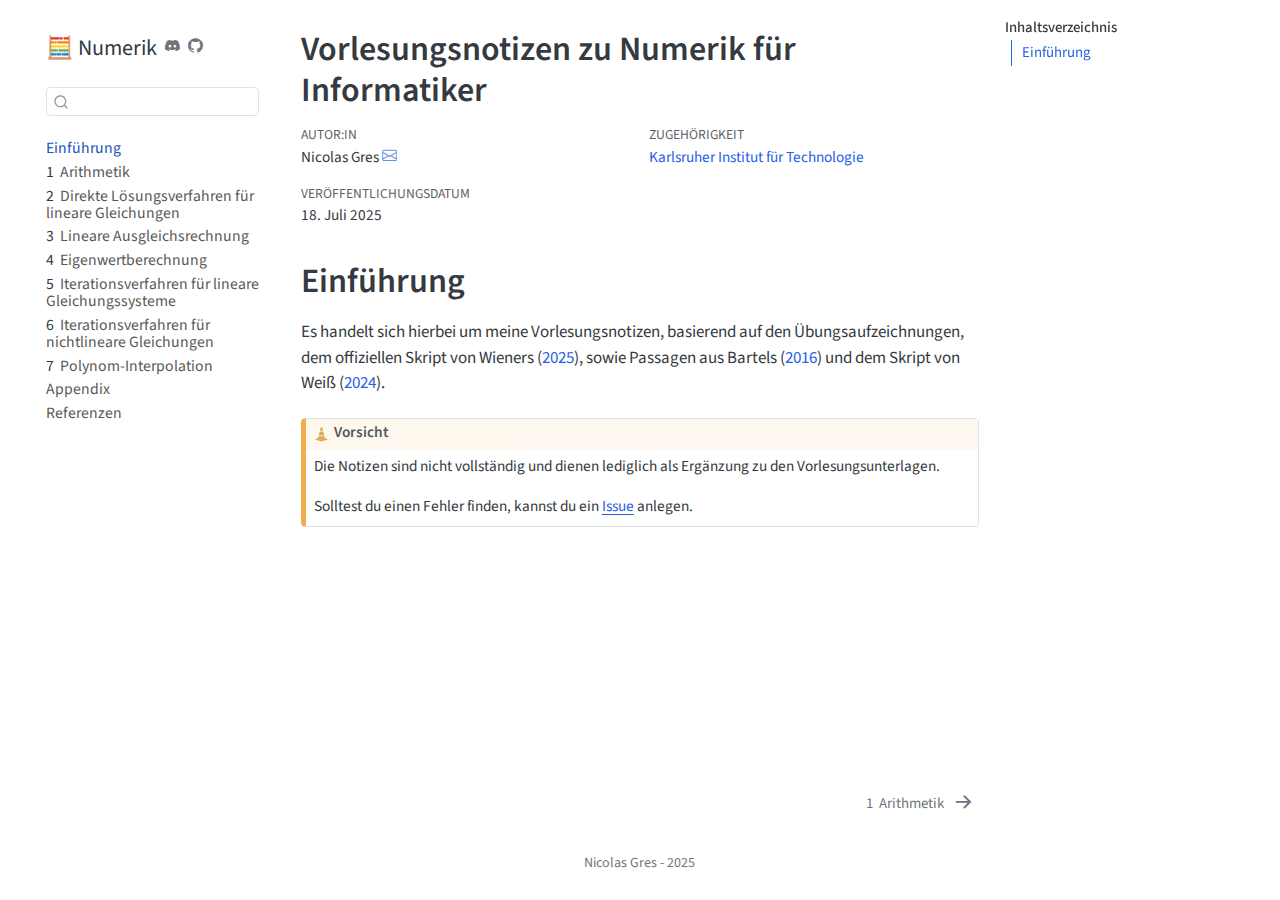
<file: index.html>
<!DOCTYPE html>
<html xmlns="http://www.w3.org/1999/xhtml" lang="de" xml:lang="de"><head>

<meta charset="utf-8">
<meta name="generator" content="quarto-1.7.32">

<meta name="viewport" content="width=device-width, initial-scale=1.0, user-scalable=yes">

<meta name="author" content="Nicolas Gres">

<title>Vorlesungsnotizen zu Numerik für Informatiker</title>
<style>
code{white-space: pre-wrap;}
span.smallcaps{font-variant: small-caps;}
div.columns{display: flex; gap: min(4vw, 1.5em);}
div.column{flex: auto; overflow-x: auto;}
div.hanging-indent{margin-left: 1.5em; text-indent: -1.5em;}
ul.task-list{list-style: none;}
ul.task-list li input[type="checkbox"] {
  width: 0.8em;
  margin: 0 0.8em 0.2em -1em; /* quarto-specific, see https://github.com/quarto-dev/quarto-cli/issues/4556 */ 
  vertical-align: middle;
}
/* CSS for citations */
div.csl-bib-body { }
div.csl-entry {
  clear: both;
  margin-bottom: 0em;
}
.hanging-indent div.csl-entry {
  margin-left:2em;
  text-indent:-2em;
}
div.csl-left-margin {
  min-width:2em;
  float:left;
}
div.csl-right-inline {
  margin-left:2em;
  padding-left:1em;
}
div.csl-indent {
  margin-left: 2em;
}</style>


<script src="site_libs/quarto-nav/quarto-nav.js"></script>
<script src="site_libs/quarto-nav/headroom.min.js"></script>
<script src="site_libs/clipboard/clipboard.min.js"></script>
<script src="site_libs/quarto-search/autocomplete.umd.js"></script>
<script src="site_libs/quarto-search/fuse.min.js"></script>
<script src="site_libs/quarto-search/quarto-search.js"></script>
<meta name="quarto:offset" content="./">
<link href="./01-arithmetik.html" rel="next">
<script src="site_libs/quarto-html/quarto.js" type="module"></script>
<script src="site_libs/quarto-html/tabsets/tabsets.js" type="module"></script>
<script src="site_libs/quarto-html/popper.min.js"></script>
<script src="site_libs/quarto-html/tippy.umd.min.js"></script>
<script src="site_libs/quarto-html/anchor.min.js"></script>
<link href="site_libs/quarto-html/tippy.css" rel="stylesheet">
<link href="site_libs/quarto-html/quarto-syntax-highlighting-37eea08aefeeee20ff55810ff984fec1.css" rel="stylesheet" id="quarto-text-highlighting-styles">
<script src="site_libs/bootstrap/bootstrap.min.js"></script>
<link href="site_libs/bootstrap/bootstrap-icons.css" rel="stylesheet">
<link href="site_libs/bootstrap/bootstrap-a374d4ecdd7cc341f9d45268abe210fd.min.css" rel="stylesheet" append-hash="true" id="quarto-bootstrap" data-mode="light">
<script id="quarto-search-options" type="application/json">{
  "location": "sidebar",
  "copy-button": false,
  "collapse-after": 3,
  "panel-placement": "start",
  "type": "textbox",
  "limit": 50,
  "keyboard-shortcut": [
    "f",
    "/",
    "s"
  ],
  "show-item-context": false,
  "language": {
    "search-no-results-text": "Keine Treffer",
    "search-matching-documents-text": "Treffer",
    "search-copy-link-title": "Link in die Suche kopieren",
    "search-hide-matches-text": "Zusätzliche Treffer verbergen",
    "search-more-match-text": "weitere Treffer in diesem Dokument",
    "search-more-matches-text": "weitere Treffer in diesem Dokument",
    "search-clear-button-title": "Zurücksetzen",
    "search-text-placeholder": "",
    "search-detached-cancel-button-title": "Abbrechen",
    "search-submit-button-title": "Abschicken",
    "search-label": "Suchen"
  }
}</script>


<link rel="stylesheet" href="styles.css">
</head>

<body class="nav-sidebar floating quarto-light">

<div id="quarto-search-results"></div>
  <header id="quarto-header" class="headroom fixed-top">
  <nav class="quarto-secondary-nav">
    <div class="container-fluid d-flex">
      <button type="button" class="quarto-btn-toggle btn" data-bs-toggle="collapse" role="button" data-bs-target=".quarto-sidebar-collapse-item" aria-controls="quarto-sidebar" aria-expanded="false" aria-label="Seitenleiste umschalten" onclick="if (window.quartoToggleHeadroom) { window.quartoToggleHeadroom(); }">
        <i class="bi bi-layout-text-sidebar-reverse"></i>
      </button>
        <nav class="quarto-page-breadcrumbs" aria-label="breadcrumb"><ol class="breadcrumb"><li class="breadcrumb-item"><a href="./index.html">Einführung</a></li></ol></nav>
        <a class="flex-grow-1" role="navigation" data-bs-toggle="collapse" data-bs-target=".quarto-sidebar-collapse-item" aria-controls="quarto-sidebar" aria-expanded="false" aria-label="Seitenleiste umschalten" onclick="if (window.quartoToggleHeadroom) { window.quartoToggleHeadroom(); }">      
        </a>
      <button type="button" class="btn quarto-search-button" aria-label="Suchen" onclick="window.quartoOpenSearch();">
        <i class="bi bi-search"></i>
      </button>
    </div>
  </nav>
</header>
<!-- content -->
<div id="quarto-content" class="quarto-container page-columns page-rows-contents page-layout-article">
<!-- sidebar -->
  <nav id="quarto-sidebar" class="sidebar collapse collapse-horizontal quarto-sidebar-collapse-item sidebar-navigation floating overflow-auto">
    <div class="pt-lg-2 mt-2 text-left sidebar-header">
    <div class="sidebar-title mb-0 py-0">
      <a href="./">🧮 Numerik</a> 
        <div class="sidebar-tools-main">
    <a href="https://discord.com/channels/501365485837877268/632976659280035893" title="" class="quarto-navigation-tool px-1" aria-label=""><i class="bi bi-discord"></i></a>
    <a href="https://github.com/nico0302/kit-num" title="Quellcode" class="quarto-navigation-tool px-1" aria-label="Quellcode"><i class="bi bi-github"></i></a>
</div>
    </div>
      </div>
        <div class="mt-2 flex-shrink-0 align-items-center">
        <div class="sidebar-search">
        <div id="quarto-search" class="" title="Suchen"></div>
        </div>
        </div>
    <div class="sidebar-menu-container"> 
    <ul class="list-unstyled mt-1">
        <li class="sidebar-item">
  <div class="sidebar-item-container"> 
  <a href="./index.html" class="sidebar-item-text sidebar-link active">
 <span class="menu-text">Einführung</span></a>
  </div>
</li>
        <li class="sidebar-item">
  <div class="sidebar-item-container"> 
  <a href="./01-arithmetik.html" class="sidebar-item-text sidebar-link">
 <span class="menu-text"><span class="chapter-number">1</span>&nbsp; <span class="chapter-title">Arithmetik</span></span></a>
  </div>
</li>
        <li class="sidebar-item">
  <div class="sidebar-item-container"> 
  <a href="./02-lgs.html" class="sidebar-item-text sidebar-link">
 <span class="menu-text"><span class="chapter-number">2</span>&nbsp; <span class="chapter-title">Direkte Lösungsverfahren für lineare Gleichungen</span></span></a>
  </div>
</li>
        <li class="sidebar-item">
  <div class="sidebar-item-container"> 
  <a href="./03-fitting.html" class="sidebar-item-text sidebar-link">
 <span class="menu-text"><span class="chapter-number">3</span>&nbsp; <span class="chapter-title">Lineare Ausgleichsrechnung</span></span></a>
  </div>
</li>
        <li class="sidebar-item">
  <div class="sidebar-item-container"> 
  <a href="./04-eigenwerte.html" class="sidebar-item-text sidebar-link">
 <span class="menu-text"><span class="chapter-number">4</span>&nbsp; <span class="chapter-title">Eigenwertberechnung</span></span></a>
  </div>
</li>
        <li class="sidebar-item">
  <div class="sidebar-item-container"> 
  <a href="./05-iter-lgs.html" class="sidebar-item-text sidebar-link">
 <span class="menu-text"><span class="chapter-number">5</span>&nbsp; <span class="chapter-title">Iterationsverfahren für lineare Gleichungssysteme</span></span></a>
  </div>
</li>
        <li class="sidebar-item">
  <div class="sidebar-item-container"> 
  <a href="./06-newton.html" class="sidebar-item-text sidebar-link">
 <span class="menu-text"><span class="chapter-number">6</span>&nbsp; <span class="chapter-title">Iterationsverfahren für nichtlineare Gleichungen</span></span></a>
  </div>
</li>
        <li class="sidebar-item">
  <div class="sidebar-item-container"> 
  <a href="./07-pol-interpol.html" class="sidebar-item-text sidebar-link">
 <span class="menu-text"><span class="chapter-number">7</span>&nbsp; <span class="chapter-title">Polynom-Interpolation</span></span></a>
  </div>
</li>
        <li class="sidebar-item">
  <div class="sidebar-item-container"> 
  <a href="./appendix.html" class="sidebar-item-text sidebar-link">
 <span class="menu-text">Appendix</span></a>
  </div>
</li>
        <li class="sidebar-item">
  <div class="sidebar-item-container"> 
  <a href="./references.html" class="sidebar-item-text sidebar-link">
 <span class="menu-text">Referenzen</span></a>
  </div>
</li>
    </ul>
    </div>
</nav>
<div id="quarto-sidebar-glass" class="quarto-sidebar-collapse-item" data-bs-toggle="collapse" data-bs-target=".quarto-sidebar-collapse-item"></div>
<!-- margin-sidebar -->
    <div id="quarto-margin-sidebar" class="sidebar margin-sidebar">
        <nav id="TOC" role="doc-toc" class="toc-active">
    <h2 id="toc-title">Inhaltsverzeichnis</h2>
   
  <ul>
  <li><a href="#einführung" id="toc-einführung" class="nav-link active" data-scroll-target="#einführung">Einführung</a></li>
  </ul>
</nav>
    </div>
<!-- main -->
<main class="content" id="quarto-document-content">

<header id="title-block-header" class="quarto-title-block default">
<div class="quarto-title">
<h1 class="title">Vorlesungsnotizen zu Numerik für Informatiker</h1>
</div>


<div class="quarto-title-meta-author">
  <div class="quarto-title-meta-heading">Autor:in</div>
  <div class="quarto-title-meta-heading">Zugehörigkeit</div>
  
    <div class="quarto-title-meta-contents">
    <p class="author">Nicolas Gres <a href="mailto:nicolas.gres@student.kit.edu" class="quarto-title-author-email"><i class="bi bi-envelope"></i></a> </p>
  </div>
  <div class="quarto-title-meta-contents">
        <p class="affiliation">
            <a href="https://www.kit.edu">
            Karlsruher Institut für Technologie
            </a>
          </p>
      </div>
  </div>

<div class="quarto-title-meta">

      
    <div>
    <div class="quarto-title-meta-heading">Veröffentlichungsdatum</div>
    <div class="quarto-title-meta-contents">
      <p class="date">18. Juli 2025</p>
    </div>
  </div>
  
    
  </div>
  


</header>


<section id="einführung" class="level1 unnumbered">
<h1 class="unnumbered">Einführung</h1>
<p>Es handelt sich hierbei um meine Vorlesungsnotizen, basierend auf den Übungsaufzeichnungen, dem offiziellen Skript von <span class="citation" data-cites="wienersEinfuehrungNumerischeMathematik2025">Wieners (<a href="references.html#ref-wienersEinfuehrungNumerischeMathematik2025" role="doc-biblioref">2025</a>)</span>, sowie Passagen aus <span class="citation" data-cites="bartelsNumerik3x9Drei2016">Bartels (<a href="references.html#ref-bartelsNumerik3x9Drei2016" role="doc-biblioref">2016</a>)</span> und dem Skript von <span class="citation" data-cites="weissNumerischeMathematikFuer2024">Weiß (<a href="references.html#ref-weissNumerischeMathematikFuer2024" role="doc-biblioref">2024</a>)</span>.</p>
<div class="callout callout-style-default callout-caution callout-titled">
<div class="callout-header d-flex align-content-center">
<div class="callout-icon-container">
<i class="callout-icon"></i>
</div>
<div class="callout-title-container flex-fill">
Vorsicht
</div>
</div>
<div class="callout-body-container callout-body">
<p>Die Notizen sind nicht vollständig und dienen lediglich als Ergänzung zu den Vorlesungsunterlagen.</p>
<p>Solltest du einen Fehler finden, kannst du ein <a href="https://github.com/nico0302/kit-num/issues">Issue</a> anlegen.</p>
</div>
</div>


<div id="refs" class="references csl-bib-body hanging-indent" data-entry-spacing="0" role="list" style="display: none">
<div id="ref-bartelsNumerik3x9Drei2016" class="csl-entry" role="listitem">
Bartels, Sören. 2016. <em><span>Numerik 3x9: Drei Themengebiete in jeweils neun kurzen Kapiteln</span></em>. 1. Aufl. 2016. <span>Springer-Lehrbuch</span>. Berlin Heidelberg: Springer Spektrum. <a href="https://doi.org/10.1007/978-3-662-48203-2">https://doi.org/10.1007/978-3-662-48203-2</a>.
</div>
<div id="ref-weissNumerischeMathematikFuer2024" class="csl-entry" role="listitem">
Weiß, Daniel. 2024. <span>„<span>Numerische Mathematik f<span>ü</span>r die Fachrichtungen Informatik und Ingenieurwesen</span>“</span>. Karlsruher Institut f<span>ü</span>r Technologie.
</div>
<div id="ref-wienersEinfuehrungNumerischeMathematik2025" class="csl-entry" role="listitem">
Wieners, Christian. 2025. <span>„<span>Einf<span>ü</span>hrung in die Numerische Mathematik</span>“</span>. Karlsruher Institut f<span>ü</span>r Technologie.
</div>
</div>
</section>

</main> <!-- /main -->
<script id="quarto-html-after-body" type="application/javascript">
  window.document.addEventListener("DOMContentLoaded", function (event) {
    const icon = "";
    const anchorJS = new window.AnchorJS();
    anchorJS.options = {
      placement: 'right',
      icon: icon
    };
    anchorJS.add('.anchored');
    const isCodeAnnotation = (el) => {
      for (const clz of el.classList) {
        if (clz.startsWith('code-annotation-')) {                     
          return true;
        }
      }
      return false;
    }
    const onCopySuccess = function(e) {
      // button target
      const button = e.trigger;
      // don't keep focus
      button.blur();
      // flash "checked"
      button.classList.add('code-copy-button-checked');
      var currentTitle = button.getAttribute("title");
      button.setAttribute("title", "Kopiert");
      let tooltip;
      if (window.bootstrap) {
        button.setAttribute("data-bs-toggle", "tooltip");
        button.setAttribute("data-bs-placement", "left");
        button.setAttribute("data-bs-title", "Kopiert");
        tooltip = new bootstrap.Tooltip(button, 
          { trigger: "manual", 
            customClass: "code-copy-button-tooltip",
            offset: [0, -8]});
        tooltip.show();    
      }
      setTimeout(function() {
        if (tooltip) {
          tooltip.hide();
          button.removeAttribute("data-bs-title");
          button.removeAttribute("data-bs-toggle");
          button.removeAttribute("data-bs-placement");
        }
        button.setAttribute("title", currentTitle);
        button.classList.remove('code-copy-button-checked');
      }, 1000);
      // clear code selection
      e.clearSelection();
    }
    const getTextToCopy = function(trigger) {
        const codeEl = trigger.previousElementSibling.cloneNode(true);
        for (const childEl of codeEl.children) {
          if (isCodeAnnotation(childEl)) {
            childEl.remove();
          }
        }
        return codeEl.innerText;
    }
    const clipboard = new window.ClipboardJS('.code-copy-button:not([data-in-quarto-modal])', {
      text: getTextToCopy
    });
    clipboard.on('success', onCopySuccess);
    if (window.document.getElementById('quarto-embedded-source-code-modal')) {
      const clipboardModal = new window.ClipboardJS('.code-copy-button[data-in-quarto-modal]', {
        text: getTextToCopy,
        container: window.document.getElementById('quarto-embedded-source-code-modal')
      });
      clipboardModal.on('success', onCopySuccess);
    }
      var localhostRegex = new RegExp(/^(?:http|https):\/\/localhost\:?[0-9]*\//);
      var mailtoRegex = new RegExp(/^mailto:/);
        var filterRegex = new RegExp("https:\/\/nico0302\.github\.io\/kit-num");
      var isInternal = (href) => {
          return filterRegex.test(href) || localhostRegex.test(href) || mailtoRegex.test(href);
      }
      // Inspect non-navigation links and adorn them if external
     var links = window.document.querySelectorAll('a[href]:not(.nav-link):not(.navbar-brand):not(.toc-action):not(.sidebar-link):not(.sidebar-item-toggle):not(.pagination-link):not(.no-external):not([aria-hidden]):not(.dropdown-item):not(.quarto-navigation-tool):not(.about-link)');
      for (var i=0; i<links.length; i++) {
        const link = links[i];
        if (!isInternal(link.href)) {
          // undo the damage that might have been done by quarto-nav.js in the case of
          // links that we want to consider external
          if (link.dataset.originalHref !== undefined) {
            link.href = link.dataset.originalHref;
          }
        }
      }
    function tippyHover(el, contentFn, onTriggerFn, onUntriggerFn) {
      const config = {
        allowHTML: true,
        maxWidth: 500,
        delay: 100,
        arrow: false,
        appendTo: function(el) {
            return el.parentElement;
        },
        interactive: true,
        interactiveBorder: 10,
        theme: 'quarto',
        placement: 'bottom-start',
      };
      if (contentFn) {
        config.content = contentFn;
      }
      if (onTriggerFn) {
        config.onTrigger = onTriggerFn;
      }
      if (onUntriggerFn) {
        config.onUntrigger = onUntriggerFn;
      }
      window.tippy(el, config); 
    }
    const noterefs = window.document.querySelectorAll('a[role="doc-noteref"]');
    for (var i=0; i<noterefs.length; i++) {
      const ref = noterefs[i];
      tippyHover(ref, function() {
        // use id or data attribute instead here
        let href = ref.getAttribute('data-footnote-href') || ref.getAttribute('href');
        try { href = new URL(href).hash; } catch {}
        const id = href.replace(/^#\/?/, "");
        const note = window.document.getElementById(id);
        if (note) {
          return note.innerHTML;
        } else {
          return "";
        }
      });
    }
    const xrefs = window.document.querySelectorAll('a.quarto-xref');
    const processXRef = (id, note) => {
      // Strip column container classes
      const stripColumnClz = (el) => {
        el.classList.remove("page-full", "page-columns");
        if (el.children) {
          for (const child of el.children) {
            stripColumnClz(child);
          }
        }
      }
      stripColumnClz(note)
      if (id === null || id.startsWith('sec-')) {
        // Special case sections, only their first couple elements
        const container = document.createElement("div");
        if (note.children && note.children.length > 2) {
          container.appendChild(note.children[0].cloneNode(true));
          for (let i = 1; i < note.children.length; i++) {
            const child = note.children[i];
            if (child.tagName === "P" && child.innerText === "") {
              continue;
            } else {
              container.appendChild(child.cloneNode(true));
              break;
            }
          }
          if (window.Quarto?.typesetMath) {
            window.Quarto.typesetMath(container);
          }
          return container.innerHTML
        } else {
          if (window.Quarto?.typesetMath) {
            window.Quarto.typesetMath(note);
          }
          return note.innerHTML;
        }
      } else {
        // Remove any anchor links if they are present
        const anchorLink = note.querySelector('a.anchorjs-link');
        if (anchorLink) {
          anchorLink.remove();
        }
        if (window.Quarto?.typesetMath) {
          window.Quarto.typesetMath(note);
        }
        if (note.classList.contains("callout")) {
          return note.outerHTML;
        } else {
          return note.innerHTML;
        }
      }
    }
    for (var i=0; i<xrefs.length; i++) {
      const xref = xrefs[i];
      tippyHover(xref, undefined, function(instance) {
        instance.disable();
        let url = xref.getAttribute('href');
        let hash = undefined; 
        if (url.startsWith('#')) {
          hash = url;
        } else {
          try { hash = new URL(url).hash; } catch {}
        }
        if (hash) {
          const id = hash.replace(/^#\/?/, "");
          const note = window.document.getElementById(id);
          if (note !== null) {
            try {
              const html = processXRef(id, note.cloneNode(true));
              instance.setContent(html);
            } finally {
              instance.enable();
              instance.show();
            }
          } else {
            // See if we can fetch this
            fetch(url.split('#')[0])
            .then(res => res.text())
            .then(html => {
              const parser = new DOMParser();
              const htmlDoc = parser.parseFromString(html, "text/html");
              const note = htmlDoc.getElementById(id);
              if (note !== null) {
                const html = processXRef(id, note);
                instance.setContent(html);
              } 
            }).finally(() => {
              instance.enable();
              instance.show();
            });
          }
        } else {
          // See if we can fetch a full url (with no hash to target)
          // This is a special case and we should probably do some content thinning / targeting
          fetch(url)
          .then(res => res.text())
          .then(html => {
            const parser = new DOMParser();
            const htmlDoc = parser.parseFromString(html, "text/html");
            const note = htmlDoc.querySelector('main.content');
            if (note !== null) {
              // This should only happen for chapter cross references
              // (since there is no id in the URL)
              // remove the first header
              if (note.children.length > 0 && note.children[0].tagName === "HEADER") {
                note.children[0].remove();
              }
              const html = processXRef(null, note);
              instance.setContent(html);
            } 
          }).finally(() => {
            instance.enable();
            instance.show();
          });
        }
      }, function(instance) {
      });
    }
        let selectedAnnoteEl;
        const selectorForAnnotation = ( cell, annotation) => {
          let cellAttr = 'data-code-cell="' + cell + '"';
          let lineAttr = 'data-code-annotation="' +  annotation + '"';
          const selector = 'span[' + cellAttr + '][' + lineAttr + ']';
          return selector;
        }
        const selectCodeLines = (annoteEl) => {
          const doc = window.document;
          const targetCell = annoteEl.getAttribute("data-target-cell");
          const targetAnnotation = annoteEl.getAttribute("data-target-annotation");
          const annoteSpan = window.document.querySelector(selectorForAnnotation(targetCell, targetAnnotation));
          const lines = annoteSpan.getAttribute("data-code-lines").split(",");
          const lineIds = lines.map((line) => {
            return targetCell + "-" + line;
          })
          let top = null;
          let height = null;
          let parent = null;
          if (lineIds.length > 0) {
              //compute the position of the single el (top and bottom and make a div)
              const el = window.document.getElementById(lineIds[0]);
              top = el.offsetTop;
              height = el.offsetHeight;
              parent = el.parentElement.parentElement;
            if (lineIds.length > 1) {
              const lastEl = window.document.getElementById(lineIds[lineIds.length - 1]);
              const bottom = lastEl.offsetTop + lastEl.offsetHeight;
              height = bottom - top;
            }
            if (top !== null && height !== null && parent !== null) {
              // cook up a div (if necessary) and position it 
              let div = window.document.getElementById("code-annotation-line-highlight");
              if (div === null) {
                div = window.document.createElement("div");
                div.setAttribute("id", "code-annotation-line-highlight");
                div.style.position = 'absolute';
                parent.appendChild(div);
              }
              div.style.top = top - 2 + "px";
              div.style.height = height + 4 + "px";
              div.style.left = 0;
              let gutterDiv = window.document.getElementById("code-annotation-line-highlight-gutter");
              if (gutterDiv === null) {
                gutterDiv = window.document.createElement("div");
                gutterDiv.setAttribute("id", "code-annotation-line-highlight-gutter");
                gutterDiv.style.position = 'absolute';
                const codeCell = window.document.getElementById(targetCell);
                const gutter = codeCell.querySelector('.code-annotation-gutter');
                gutter.appendChild(gutterDiv);
              }
              gutterDiv.style.top = top - 2 + "px";
              gutterDiv.style.height = height + 4 + "px";
            }
            selectedAnnoteEl = annoteEl;
          }
        };
        const unselectCodeLines = () => {
          const elementsIds = ["code-annotation-line-highlight", "code-annotation-line-highlight-gutter"];
          elementsIds.forEach((elId) => {
            const div = window.document.getElementById(elId);
            if (div) {
              div.remove();
            }
          });
          selectedAnnoteEl = undefined;
        };
          // Handle positioning of the toggle
      window.addEventListener(
        "resize",
        throttle(() => {
          elRect = undefined;
          if (selectedAnnoteEl) {
            selectCodeLines(selectedAnnoteEl);
          }
        }, 10)
      );
      function throttle(fn, ms) {
      let throttle = false;
      let timer;
        return (...args) => {
          if(!throttle) { // first call gets through
              fn.apply(this, args);
              throttle = true;
          } else { // all the others get throttled
              if(timer) clearTimeout(timer); // cancel #2
              timer = setTimeout(() => {
                fn.apply(this, args);
                timer = throttle = false;
              }, ms);
          }
        };
      }
        // Attach click handler to the DT
        const annoteDls = window.document.querySelectorAll('dt[data-target-cell]');
        for (const annoteDlNode of annoteDls) {
          annoteDlNode.addEventListener('click', (event) => {
            const clickedEl = event.target;
            if (clickedEl !== selectedAnnoteEl) {
              unselectCodeLines();
              const activeEl = window.document.querySelector('dt[data-target-cell].code-annotation-active');
              if (activeEl) {
                activeEl.classList.remove('code-annotation-active');
              }
              selectCodeLines(clickedEl);
              clickedEl.classList.add('code-annotation-active');
            } else {
              // Unselect the line
              unselectCodeLines();
              clickedEl.classList.remove('code-annotation-active');
            }
          });
        }
    const findCites = (el) => {
      const parentEl = el.parentElement;
      if (parentEl) {
        const cites = parentEl.dataset.cites;
        if (cites) {
          return {
            el,
            cites: cites.split(' ')
          };
        } else {
          return findCites(el.parentElement)
        }
      } else {
        return undefined;
      }
    };
    var bibliorefs = window.document.querySelectorAll('a[role="doc-biblioref"]');
    for (var i=0; i<bibliorefs.length; i++) {
      const ref = bibliorefs[i];
      const citeInfo = findCites(ref);
      if (citeInfo) {
        tippyHover(citeInfo.el, function() {
          var popup = window.document.createElement('div');
          citeInfo.cites.forEach(function(cite) {
            var citeDiv = window.document.createElement('div');
            citeDiv.classList.add('hanging-indent');
            citeDiv.classList.add('csl-entry');
            var biblioDiv = window.document.getElementById('ref-' + cite);
            if (biblioDiv) {
              citeDiv.innerHTML = biblioDiv.innerHTML;
            }
            popup.appendChild(citeDiv);
          });
          return popup.innerHTML;
        });
      }
    }
  });
  </script>
<input type="hidden" id="giscus-base-theme" value="light">
<input type="hidden" id="giscus-alt-theme" value="dark">
<script>
  function loadGiscus() {
    // Function to get the theme based on body class
    const getTheme = () => {
      let baseTheme = document.getElementById('giscus-base-theme').value;
      let altTheme = document.getElementById('giscus-alt-theme').value;
      return document.body.classList.contains('quarto-dark') ? altTheme : baseTheme;
    };
    const script = document.createElement("script");
    script.src = "https://giscus.app/client.js";
    script.async = true;
    script.dataset.repo = "nico0302/kit-num";
    script.dataset.repoId = "R_kgDOOzkFPw";
    script.dataset.category = "General";
    script.dataset.categoryId = "DIC_kwDOOzkFP84CrG3_";
    script.dataset.mapping = "title";
    script.dataset.reactionsEnabled = "1";
    script.dataset.emitMetadata = "0";
    script.dataset.inputPosition = "top";
    script.dataset.theme = getTheme();
    script.dataset.lang = "en";
    script.crossOrigin = "anonymous";
    // Append the script to the desired div instead of at the end of the body
    document.getElementById("quarto-content").appendChild(script);
  }
  loadGiscus();
</script>
<nav class="page-navigation">
  <div class="nav-page nav-page-previous">
  </div>
  <div class="nav-page nav-page-next">
      <a href="./01-arithmetik.html" class="pagination-link" aria-label="Arithmetik">
        <span class="nav-page-text"><span class="chapter-number">1</span>&nbsp; <span class="chapter-title">Arithmetik</span></span> <i class="bi bi-arrow-right-short"></i>
      </a>
  </div>
</nav>
</div> <!-- /content -->
<footer class="footer">
  <div class="nav-footer">
    <div class="nav-footer-left">
      &nbsp;
    </div>   
    <div class="nav-footer-center">
      <ul class="footer-items list-unstyled">
    <li class="nav-item">
 Nicolas Gres - 2025
  </li>  
</ul>
    </div>
    <div class="nav-footer-right">
      &nbsp;
    </div>
  </div>
</footer>




</body></html>
</file>
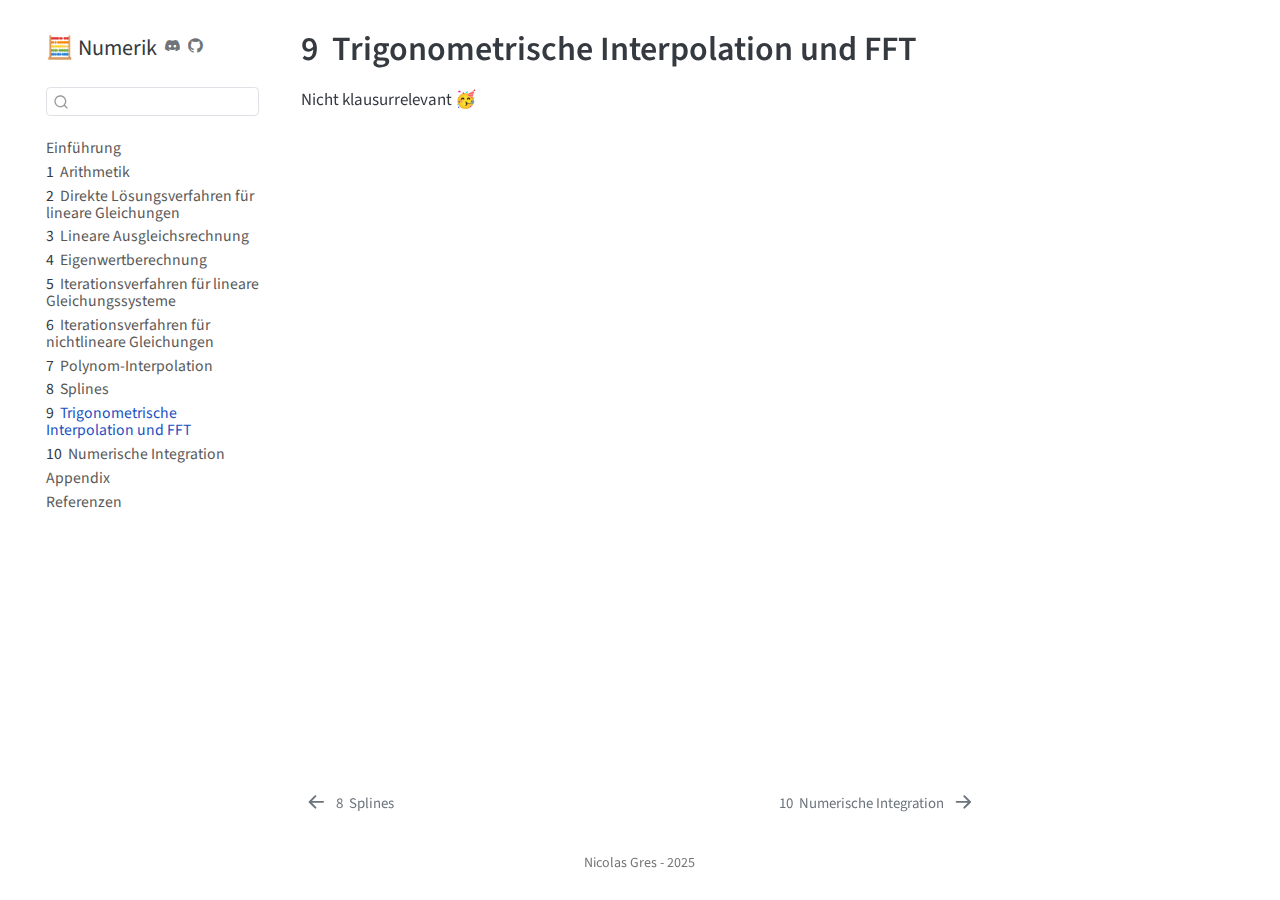
<file: 09-fft.html>
<!DOCTYPE html>
<html xmlns="http://www.w3.org/1999/xhtml" lang="de" xml:lang="de"><head>

<meta charset="utf-8">
<meta name="generator" content="quarto-1.7.33">

<meta name="viewport" content="width=device-width, initial-scale=1.0, user-scalable=yes">


<title>9&nbsp; Trigonometrische Interpolation und FFT – Vorlesungsnotizen zu Numerik für Informatiker</title>
<style>
code{white-space: pre-wrap;}
span.smallcaps{font-variant: small-caps;}
div.columns{display: flex; gap: min(4vw, 1.5em);}
div.column{flex: auto; overflow-x: auto;}
div.hanging-indent{margin-left: 1.5em; text-indent: -1.5em;}
ul.task-list{list-style: none;}
ul.task-list li input[type="checkbox"] {
  width: 0.8em;
  margin: 0 0.8em 0.2em -1em; /* quarto-specific, see https://github.com/quarto-dev/quarto-cli/issues/4556 */ 
  vertical-align: middle;
}
</style>


<script src="site_libs/quarto-nav/quarto-nav.js"></script>
<script src="site_libs/quarto-nav/headroom.min.js"></script>
<script src="site_libs/clipboard/clipboard.min.js"></script>
<script src="site_libs/quarto-search/autocomplete.umd.js"></script>
<script src="site_libs/quarto-search/fuse.min.js"></script>
<script src="site_libs/quarto-search/quarto-search.js"></script>
<meta name="quarto:offset" content="./">
<link href="./10-integration.html" rel="next">
<link href="./08-splines.html" rel="prev">
<script src="site_libs/quarto-html/quarto.js" type="module"></script>
<script src="site_libs/quarto-html/tabsets/tabsets.js" type="module"></script>
<script src="site_libs/quarto-html/popper.min.js"></script>
<script src="site_libs/quarto-html/tippy.umd.min.js"></script>
<script src="site_libs/quarto-html/anchor.min.js"></script>
<link href="site_libs/quarto-html/tippy.css" rel="stylesheet">
<link href="site_libs/quarto-html/quarto-syntax-highlighting-ea385d0e468b0dd5ea5bf0780b1290d9.css" rel="stylesheet" id="quarto-text-highlighting-styles">
<script src="site_libs/bootstrap/bootstrap.min.js"></script>
<link href="site_libs/bootstrap/bootstrap-icons.css" rel="stylesheet">
<link href="site_libs/bootstrap/bootstrap-6c7eb20ae93b188cfd9810e7b74453a2.min.css" rel="stylesheet" append-hash="true" id="quarto-bootstrap" data-mode="light">
<script id="quarto-search-options" type="application/json">{
  "location": "sidebar",
  "copy-button": false,
  "collapse-after": 3,
  "panel-placement": "start",
  "type": "textbox",
  "limit": 50,
  "keyboard-shortcut": [
    "f",
    "/",
    "s"
  ],
  "show-item-context": false,
  "language": {
    "search-no-results-text": "Keine Treffer",
    "search-matching-documents-text": "Treffer",
    "search-copy-link-title": "Link in die Suche kopieren",
    "search-hide-matches-text": "Zusätzliche Treffer verbergen",
    "search-more-match-text": "weitere Treffer in diesem Dokument",
    "search-more-matches-text": "weitere Treffer in diesem Dokument",
    "search-clear-button-title": "Zurücksetzen",
    "search-text-placeholder": "",
    "search-detached-cancel-button-title": "Abbrechen",
    "search-submit-button-title": "Abschicken",
    "search-label": "Suchen"
  }
}</script>


<link rel="stylesheet" href="styles.css">
</head>

<body class="nav-sidebar floating quarto-light">

<div id="quarto-search-results"></div>
  <header id="quarto-header" class="headroom fixed-top">
  <nav class="quarto-secondary-nav">
    <div class="container-fluid d-flex">
      <button type="button" class="quarto-btn-toggle btn" data-bs-toggle="collapse" role="button" data-bs-target=".quarto-sidebar-collapse-item" aria-controls="quarto-sidebar" aria-expanded="false" aria-label="Seitenleiste umschalten" onclick="if (window.quartoToggleHeadroom) { window.quartoToggleHeadroom(); }">
        <i class="bi bi-layout-text-sidebar-reverse"></i>
      </button>
        <nav class="quarto-page-breadcrumbs" aria-label="breadcrumb"><ol class="breadcrumb"><li class="breadcrumb-item"><a href="./09-fft.html"><span class="chapter-number">9</span>&nbsp; <span class="chapter-title">Trigonometrische Interpolation und FFT</span></a></li></ol></nav>
        <a class="flex-grow-1" role="navigation" data-bs-toggle="collapse" data-bs-target=".quarto-sidebar-collapse-item" aria-controls="quarto-sidebar" aria-expanded="false" aria-label="Seitenleiste umschalten" onclick="if (window.quartoToggleHeadroom) { window.quartoToggleHeadroom(); }">      
        </a>
      <button type="button" class="btn quarto-search-button" aria-label="Suchen" onclick="window.quartoOpenSearch();">
        <i class="bi bi-search"></i>
      </button>
    </div>
  </nav>
</header>
<!-- content -->
<div id="quarto-content" class="quarto-container page-columns page-rows-contents page-layout-article">
<!-- sidebar -->
  <nav id="quarto-sidebar" class="sidebar collapse collapse-horizontal quarto-sidebar-collapse-item sidebar-navigation floating overflow-auto">
    <div class="pt-lg-2 mt-2 text-left sidebar-header">
    <div class="sidebar-title mb-0 py-0">
      <a href="./">🧮 Numerik</a> 
        <div class="sidebar-tools-main">
    <a href="https://discord.com/channels/501365485837877268/632976659280035893" title="" class="quarto-navigation-tool px-1" aria-label=""><i class="bi bi-discord"></i></a>
    <a href="https://github.com/nico0302/kit-num" title="Quellcode" class="quarto-navigation-tool px-1" aria-label="Quellcode"><i class="bi bi-github"></i></a>
</div>
    </div>
      </div>
        <div class="mt-2 flex-shrink-0 align-items-center">
        <div class="sidebar-search">
        <div id="quarto-search" class="" title="Suchen"></div>
        </div>
        </div>
    <div class="sidebar-menu-container"> 
    <ul class="list-unstyled mt-1">
        <li class="sidebar-item">
  <div class="sidebar-item-container"> 
  <a href="./index.html" class="sidebar-item-text sidebar-link">
 <span class="menu-text">Einführung</span></a>
  </div>
</li>
        <li class="sidebar-item">
  <div class="sidebar-item-container"> 
  <a href="./01-arithmetik.html" class="sidebar-item-text sidebar-link">
 <span class="menu-text"><span class="chapter-number">1</span>&nbsp; <span class="chapter-title">Arithmetik</span></span></a>
  </div>
</li>
        <li class="sidebar-item">
  <div class="sidebar-item-container"> 
  <a href="./02-lgs.html" class="sidebar-item-text sidebar-link">
 <span class="menu-text"><span class="chapter-number">2</span>&nbsp; <span class="chapter-title">Direkte Lösungsverfahren für lineare Gleichungen</span></span></a>
  </div>
</li>
        <li class="sidebar-item">
  <div class="sidebar-item-container"> 
  <a href="./03-fitting.html" class="sidebar-item-text sidebar-link">
 <span class="menu-text"><span class="chapter-number">3</span>&nbsp; <span class="chapter-title">Lineare Ausgleichsrechnung</span></span></a>
  </div>
</li>
        <li class="sidebar-item">
  <div class="sidebar-item-container"> 
  <a href="./04-eigenwerte.html" class="sidebar-item-text sidebar-link">
 <span class="menu-text"><span class="chapter-number">4</span>&nbsp; <span class="chapter-title">Eigenwertberechnung</span></span></a>
  </div>
</li>
        <li class="sidebar-item">
  <div class="sidebar-item-container"> 
  <a href="./05-iter-lgs.html" class="sidebar-item-text sidebar-link">
 <span class="menu-text"><span class="chapter-number">5</span>&nbsp; <span class="chapter-title">Iterationsverfahren für lineare Gleichungssysteme</span></span></a>
  </div>
</li>
        <li class="sidebar-item">
  <div class="sidebar-item-container"> 
  <a href="./06-newton.html" class="sidebar-item-text sidebar-link">
 <span class="menu-text"><span class="chapter-number">6</span>&nbsp; <span class="chapter-title">Iterationsverfahren für nichtlineare Gleichungen</span></span></a>
  </div>
</li>
        <li class="sidebar-item">
  <div class="sidebar-item-container"> 
  <a href="./07-pol-interpol.html" class="sidebar-item-text sidebar-link">
 <span class="menu-text"><span class="chapter-number">7</span>&nbsp; <span class="chapter-title">Polynom-Interpolation</span></span></a>
  </div>
</li>
        <li class="sidebar-item">
  <div class="sidebar-item-container"> 
  <a href="./08-splines.html" class="sidebar-item-text sidebar-link">
 <span class="menu-text"><span class="chapter-number">8</span>&nbsp; <span class="chapter-title">Splines</span></span></a>
  </div>
</li>
        <li class="sidebar-item">
  <div class="sidebar-item-container"> 
  <a href="./09-fft.html" class="sidebar-item-text sidebar-link active">
 <span class="menu-text"><span class="chapter-number">9</span>&nbsp; <span class="chapter-title">Trigonometrische Interpolation und FFT</span></span></a>
  </div>
</li>
        <li class="sidebar-item">
  <div class="sidebar-item-container"> 
  <a href="./10-integration.html" class="sidebar-item-text sidebar-link">
 <span class="menu-text"><span class="chapter-number">10</span>&nbsp; <span class="chapter-title">Numerische Integration</span></span></a>
  </div>
</li>
        <li class="sidebar-item">
  <div class="sidebar-item-container"> 
  <a href="./appendix.html" class="sidebar-item-text sidebar-link">
 <span class="menu-text">Appendix</span></a>
  </div>
</li>
        <li class="sidebar-item">
  <div class="sidebar-item-container"> 
  <a href="./references.html" class="sidebar-item-text sidebar-link">
 <span class="menu-text">Referenzen</span></a>
  </div>
</li>
    </ul>
    </div>
</nav>
<div id="quarto-sidebar-glass" class="quarto-sidebar-collapse-item" data-bs-toggle="collapse" data-bs-target=".quarto-sidebar-collapse-item"></div>
<!-- margin-sidebar -->
    <div id="quarto-margin-sidebar" class="sidebar margin-sidebar zindex-bottom">
        
    </div>
<!-- main -->
<main class="content" id="quarto-document-content">

<header id="title-block-header" class="quarto-title-block default">
<div class="quarto-title">
<h1 class="title"><span class="chapter-number">9</span>&nbsp; <span class="chapter-title">Trigonometrische Interpolation und FFT</span></h1>
</div>



<div class="quarto-title-meta">

    
  
    
  </div>
  


</header>


<p>Nicht klausurrelevant 🥳</p>



</main> <!-- /main -->
<script id="quarto-html-after-body" type="application/javascript">
  window.document.addEventListener("DOMContentLoaded", function (event) {
    const icon = "";
    const anchorJS = new window.AnchorJS();
    anchorJS.options = {
      placement: 'right',
      icon: icon
    };
    anchorJS.add('.anchored');
    const isCodeAnnotation = (el) => {
      for (const clz of el.classList) {
        if (clz.startsWith('code-annotation-')) {                     
          return true;
        }
      }
      return false;
    }
    const onCopySuccess = function(e) {
      // button target
      const button = e.trigger;
      // don't keep focus
      button.blur();
      // flash "checked"
      button.classList.add('code-copy-button-checked');
      var currentTitle = button.getAttribute("title");
      button.setAttribute("title", "Kopiert");
      let tooltip;
      if (window.bootstrap) {
        button.setAttribute("data-bs-toggle", "tooltip");
        button.setAttribute("data-bs-placement", "left");
        button.setAttribute("data-bs-title", "Kopiert");
        tooltip = new bootstrap.Tooltip(button, 
          { trigger: "manual", 
            customClass: "code-copy-button-tooltip",
            offset: [0, -8]});
        tooltip.show();    
      }
      setTimeout(function() {
        if (tooltip) {
          tooltip.hide();
          button.removeAttribute("data-bs-title");
          button.removeAttribute("data-bs-toggle");
          button.removeAttribute("data-bs-placement");
        }
        button.setAttribute("title", currentTitle);
        button.classList.remove('code-copy-button-checked');
      }, 1000);
      // clear code selection
      e.clearSelection();
    }
    const getTextToCopy = function(trigger) {
        const codeEl = trigger.previousElementSibling.cloneNode(true);
        for (const childEl of codeEl.children) {
          if (isCodeAnnotation(childEl)) {
            childEl.remove();
          }
        }
        return codeEl.innerText;
    }
    const clipboard = new window.ClipboardJS('.code-copy-button:not([data-in-quarto-modal])', {
      text: getTextToCopy
    });
    clipboard.on('success', onCopySuccess);
    if (window.document.getElementById('quarto-embedded-source-code-modal')) {
      const clipboardModal = new window.ClipboardJS('.code-copy-button[data-in-quarto-modal]', {
        text: getTextToCopy,
        container: window.document.getElementById('quarto-embedded-source-code-modal')
      });
      clipboardModal.on('success', onCopySuccess);
    }
      var localhostRegex = new RegExp(/^(?:http|https):\/\/localhost\:?[0-9]*\//);
      var mailtoRegex = new RegExp(/^mailto:/);
        var filterRegex = new RegExp("https:\/\/nico0302\.github\.io\/kit-num");
      var isInternal = (href) => {
          return filterRegex.test(href) || localhostRegex.test(href) || mailtoRegex.test(href);
      }
      // Inspect non-navigation links and adorn them if external
     var links = window.document.querySelectorAll('a[href]:not(.nav-link):not(.navbar-brand):not(.toc-action):not(.sidebar-link):not(.sidebar-item-toggle):not(.pagination-link):not(.no-external):not([aria-hidden]):not(.dropdown-item):not(.quarto-navigation-tool):not(.about-link)');
      for (var i=0; i<links.length; i++) {
        const link = links[i];
        if (!isInternal(link.href)) {
          // undo the damage that might have been done by quarto-nav.js in the case of
          // links that we want to consider external
          if (link.dataset.originalHref !== undefined) {
            link.href = link.dataset.originalHref;
          }
        }
      }
    function tippyHover(el, contentFn, onTriggerFn, onUntriggerFn) {
      const config = {
        allowHTML: true,
        maxWidth: 500,
        delay: 100,
        arrow: false,
        appendTo: function(el) {
            return el.parentElement;
        },
        interactive: true,
        interactiveBorder: 10,
        theme: 'quarto',
        placement: 'bottom-start',
      };
      if (contentFn) {
        config.content = contentFn;
      }
      if (onTriggerFn) {
        config.onTrigger = onTriggerFn;
      }
      if (onUntriggerFn) {
        config.onUntrigger = onUntriggerFn;
      }
      window.tippy(el, config); 
    }
    const noterefs = window.document.querySelectorAll('a[role="doc-noteref"]');
    for (var i=0; i<noterefs.length; i++) {
      const ref = noterefs[i];
      tippyHover(ref, function() {
        // use id or data attribute instead here
        let href = ref.getAttribute('data-footnote-href') || ref.getAttribute('href');
        try { href = new URL(href).hash; } catch {}
        const id = href.replace(/^#\/?/, "");
        const note = window.document.getElementById(id);
        if (note) {
          return note.innerHTML;
        } else {
          return "";
        }
      });
    }
    const xrefs = window.document.querySelectorAll('a.quarto-xref');
    const processXRef = (id, note) => {
      // Strip column container classes
      const stripColumnClz = (el) => {
        el.classList.remove("page-full", "page-columns");
        if (el.children) {
          for (const child of el.children) {
            stripColumnClz(child);
          }
        }
      }
      stripColumnClz(note)
      if (id === null || id.startsWith('sec-')) {
        // Special case sections, only their first couple elements
        const container = document.createElement("div");
        if (note.children && note.children.length > 2) {
          container.appendChild(note.children[0].cloneNode(true));
          for (let i = 1; i < note.children.length; i++) {
            const child = note.children[i];
            if (child.tagName === "P" && child.innerText === "") {
              continue;
            } else {
              container.appendChild(child.cloneNode(true));
              break;
            }
          }
          if (window.Quarto?.typesetMath) {
            window.Quarto.typesetMath(container);
          }
          return container.innerHTML
        } else {
          if (window.Quarto?.typesetMath) {
            window.Quarto.typesetMath(note);
          }
          return note.innerHTML;
        }
      } else {
        // Remove any anchor links if they are present
        const anchorLink = note.querySelector('a.anchorjs-link');
        if (anchorLink) {
          anchorLink.remove();
        }
        if (window.Quarto?.typesetMath) {
          window.Quarto.typesetMath(note);
        }
        if (note.classList.contains("callout")) {
          return note.outerHTML;
        } else {
          return note.innerHTML;
        }
      }
    }
    for (var i=0; i<xrefs.length; i++) {
      const xref = xrefs[i];
      tippyHover(xref, undefined, function(instance) {
        instance.disable();
        let url = xref.getAttribute('href');
        let hash = undefined; 
        if (url.startsWith('#')) {
          hash = url;
        } else {
          try { hash = new URL(url).hash; } catch {}
        }
        if (hash) {
          const id = hash.replace(/^#\/?/, "");
          const note = window.document.getElementById(id);
          if (note !== null) {
            try {
              const html = processXRef(id, note.cloneNode(true));
              instance.setContent(html);
            } finally {
              instance.enable();
              instance.show();
            }
          } else {
            // See if we can fetch this
            fetch(url.split('#')[0])
            .then(res => res.text())
            .then(html => {
              const parser = new DOMParser();
              const htmlDoc = parser.parseFromString(html, "text/html");
              const note = htmlDoc.getElementById(id);
              if (note !== null) {
                const html = processXRef(id, note);
                instance.setContent(html);
              } 
            }).finally(() => {
              instance.enable();
              instance.show();
            });
          }
        } else {
          // See if we can fetch a full url (with no hash to target)
          // This is a special case and we should probably do some content thinning / targeting
          fetch(url)
          .then(res => res.text())
          .then(html => {
            const parser = new DOMParser();
            const htmlDoc = parser.parseFromString(html, "text/html");
            const note = htmlDoc.querySelector('main.content');
            if (note !== null) {
              // This should only happen for chapter cross references
              // (since there is no id in the URL)
              // remove the first header
              if (note.children.length > 0 && note.children[0].tagName === "HEADER") {
                note.children[0].remove();
              }
              const html = processXRef(null, note);
              instance.setContent(html);
            } 
          }).finally(() => {
            instance.enable();
            instance.show();
          });
        }
      }, function(instance) {
      });
    }
        let selectedAnnoteEl;
        const selectorForAnnotation = ( cell, annotation) => {
          let cellAttr = 'data-code-cell="' + cell + '"';
          let lineAttr = 'data-code-annotation="' +  annotation + '"';
          const selector = 'span[' + cellAttr + '][' + lineAttr + ']';
          return selector;
        }
        const selectCodeLines = (annoteEl) => {
          const doc = window.document;
          const targetCell = annoteEl.getAttribute("data-target-cell");
          const targetAnnotation = annoteEl.getAttribute("data-target-annotation");
          const annoteSpan = window.document.querySelector(selectorForAnnotation(targetCell, targetAnnotation));
          const lines = annoteSpan.getAttribute("data-code-lines").split(",");
          const lineIds = lines.map((line) => {
            return targetCell + "-" + line;
          })
          let top = null;
          let height = null;
          let parent = null;
          if (lineIds.length > 0) {
              //compute the position of the single el (top and bottom and make a div)
              const el = window.document.getElementById(lineIds[0]);
              top = el.offsetTop;
              height = el.offsetHeight;
              parent = el.parentElement.parentElement;
            if (lineIds.length > 1) {
              const lastEl = window.document.getElementById(lineIds[lineIds.length - 1]);
              const bottom = lastEl.offsetTop + lastEl.offsetHeight;
              height = bottom - top;
            }
            if (top !== null && height !== null && parent !== null) {
              // cook up a div (if necessary) and position it 
              let div = window.document.getElementById("code-annotation-line-highlight");
              if (div === null) {
                div = window.document.createElement("div");
                div.setAttribute("id", "code-annotation-line-highlight");
                div.style.position = 'absolute';
                parent.appendChild(div);
              }
              div.style.top = top - 2 + "px";
              div.style.height = height + 4 + "px";
              div.style.left = 0;
              let gutterDiv = window.document.getElementById("code-annotation-line-highlight-gutter");
              if (gutterDiv === null) {
                gutterDiv = window.document.createElement("div");
                gutterDiv.setAttribute("id", "code-annotation-line-highlight-gutter");
                gutterDiv.style.position = 'absolute';
                const codeCell = window.document.getElementById(targetCell);
                const gutter = codeCell.querySelector('.code-annotation-gutter');
                gutter.appendChild(gutterDiv);
              }
              gutterDiv.style.top = top - 2 + "px";
              gutterDiv.style.height = height + 4 + "px";
            }
            selectedAnnoteEl = annoteEl;
          }
        };
        const unselectCodeLines = () => {
          const elementsIds = ["code-annotation-line-highlight", "code-annotation-line-highlight-gutter"];
          elementsIds.forEach((elId) => {
            const div = window.document.getElementById(elId);
            if (div) {
              div.remove();
            }
          });
          selectedAnnoteEl = undefined;
        };
          // Handle positioning of the toggle
      window.addEventListener(
        "resize",
        throttle(() => {
          elRect = undefined;
          if (selectedAnnoteEl) {
            selectCodeLines(selectedAnnoteEl);
          }
        }, 10)
      );
      function throttle(fn, ms) {
      let throttle = false;
      let timer;
        return (...args) => {
          if(!throttle) { // first call gets through
              fn.apply(this, args);
              throttle = true;
          } else { // all the others get throttled
              if(timer) clearTimeout(timer); // cancel #2
              timer = setTimeout(() => {
                fn.apply(this, args);
                timer = throttle = false;
              }, ms);
          }
        };
      }
        // Attach click handler to the DT
        const annoteDls = window.document.querySelectorAll('dt[data-target-cell]');
        for (const annoteDlNode of annoteDls) {
          annoteDlNode.addEventListener('click', (event) => {
            const clickedEl = event.target;
            if (clickedEl !== selectedAnnoteEl) {
              unselectCodeLines();
              const activeEl = window.document.querySelector('dt[data-target-cell].code-annotation-active');
              if (activeEl) {
                activeEl.classList.remove('code-annotation-active');
              }
              selectCodeLines(clickedEl);
              clickedEl.classList.add('code-annotation-active');
            } else {
              // Unselect the line
              unselectCodeLines();
              clickedEl.classList.remove('code-annotation-active');
            }
          });
        }
    const findCites = (el) => {
      const parentEl = el.parentElement;
      if (parentEl) {
        const cites = parentEl.dataset.cites;
        if (cites) {
          return {
            el,
            cites: cites.split(' ')
          };
        } else {
          return findCites(el.parentElement)
        }
      } else {
        return undefined;
      }
    };
    var bibliorefs = window.document.querySelectorAll('a[role="doc-biblioref"]');
    for (var i=0; i<bibliorefs.length; i++) {
      const ref = bibliorefs[i];
      const citeInfo = findCites(ref);
      if (citeInfo) {
        tippyHover(citeInfo.el, function() {
          var popup = window.document.createElement('div');
          citeInfo.cites.forEach(function(cite) {
            var citeDiv = window.document.createElement('div');
            citeDiv.classList.add('hanging-indent');
            citeDiv.classList.add('csl-entry');
            var biblioDiv = window.document.getElementById('ref-' + cite);
            if (biblioDiv) {
              citeDiv.innerHTML = biblioDiv.innerHTML;
            }
            popup.appendChild(citeDiv);
          });
          return popup.innerHTML;
        });
      }
    }
  });
  </script>
<input type="hidden" id="giscus-base-theme" value="light">
<input type="hidden" id="giscus-alt-theme" value="dark">
<script>
  function loadGiscus() {
    // Function to get the theme based on body class
    const getTheme = () => {
      let baseTheme = document.getElementById('giscus-base-theme').value;
      let altTheme = document.getElementById('giscus-alt-theme').value;
      return document.body.classList.contains('quarto-dark') ? altTheme : baseTheme;
    };
    const script = document.createElement("script");
    script.src = "https://giscus.app/client.js";
    script.async = true;
    script.dataset.repo = "nico0302/kit-num";
    script.dataset.repoId = "R_kgDOOzkFPw";
    script.dataset.category = "General";
    script.dataset.categoryId = "DIC_kwDOOzkFP84CrG3_";
    script.dataset.mapping = "title";
    script.dataset.reactionsEnabled = "1";
    script.dataset.emitMetadata = "0";
    script.dataset.inputPosition = "top";
    script.dataset.theme = getTheme();
    script.dataset.lang = "en";
    script.crossOrigin = "anonymous";
    // Append the script to the desired div instead of at the end of the body
    document.getElementById("quarto-content").appendChild(script);
  }
  loadGiscus();
</script>
<nav class="page-navigation">
  <div class="nav-page nav-page-previous">
      <a href="./08-splines.html" class="pagination-link" aria-label="Splines">
        <i class="bi bi-arrow-left-short"></i> <span class="nav-page-text"><span class="chapter-number">8</span>&nbsp; <span class="chapter-title">Splines</span></span>
      </a>          
  </div>
  <div class="nav-page nav-page-next">
      <a href="./10-integration.html" class="pagination-link" aria-label="Numerische Integration">
        <span class="nav-page-text"><span class="chapter-number">10</span>&nbsp; <span class="chapter-title">Numerische Integration</span></span> <i class="bi bi-arrow-right-short"></i>
      </a>
  </div>
</nav>
</div> <!-- /content -->
<footer class="footer">
  <div class="nav-footer">
    <div class="nav-footer-left">
      &nbsp;
    </div>   
    <div class="nav-footer-center">
      <ul class="footer-items list-unstyled">
    <li class="nav-item">
 Nicolas Gres - 2025
  </li>  
</ul>
    </div>
    <div class="nav-footer-right">
      &nbsp;
    </div>
  </div>
</footer>




</body></html>
</file>
<file: site_libs/quarto-html/tippy.css>
.tippy-box[data-animation=fade][data-state=hidden]{opacity:0}[data-tippy-root]{max-width:calc(100vw - 10px)}.tippy-box{position:relative;background-color:#333;color:#fff;border-radius:4px;font-size:14px;line-height:1.4;white-space:normal;outline:0;transition-property:transform,visibility,opacity}.tippy-box[data-placement^=top]>.tippy-arrow{bottom:0}.tippy-box[data-placement^=top]>.tippy-arrow:before{bottom:-7px;left:0;border-width:8px 8px 0;border-top-color:initial;transform-origin:center top}.tippy-box[data-placement^=bottom]>.tippy-arrow{top:0}.tippy-box[data-placement^=bottom]>.tippy-arrow:before{top:-7px;left:0;border-width:0 8px 8px;border-bottom-color:initial;transform-origin:center bottom}.tippy-box[data-placement^=left]>.tippy-arrow{right:0}.tippy-box[data-placement^=left]>.tippy-arrow:before{border-width:8px 0 8px 8px;border-left-color:initial;right:-7px;transform-origin:center left}.tippy-box[data-placement^=right]>.tippy-arrow{left:0}.tippy-box[data-placement^=right]>.tippy-arrow:before{left:-7px;border-width:8px 8px 8px 0;border-right-color:initial;transform-origin:center right}.tippy-box[data-inertia][data-state=visible]{transition-timing-function:cubic-bezier(.54,1.5,.38,1.11)}.tippy-arrow{width:16px;height:16px;color:#333}.tippy-arrow:before{content:"";position:absolute;border-color:transparent;border-style:solid}.tippy-content{position:relative;padding:5px 9px;z-index:1}
</file>
<file: site_libs/quarto-html/quarto-syntax-highlighting-37eea08aefeeee20ff55810ff984fec1.css>
/* quarto syntax highlight colors */
:root {
  --quarto-hl-ot-color: #003B4F;
  --quarto-hl-at-color: #657422;
  --quarto-hl-ss-color: #20794D;
  --quarto-hl-an-color: #5E5E5E;
  --quarto-hl-fu-color: #4758AB;
  --quarto-hl-st-color: #20794D;
  --quarto-hl-cf-color: #003B4F;
  --quarto-hl-op-color: #5E5E5E;
  --quarto-hl-er-color: #AD0000;
  --quarto-hl-bn-color: #AD0000;
  --quarto-hl-al-color: #AD0000;
  --quarto-hl-va-color: #111111;
  --quarto-hl-bu-color: inherit;
  --quarto-hl-ex-color: inherit;
  --quarto-hl-pp-color: #AD0000;
  --quarto-hl-in-color: #5E5E5E;
  --quarto-hl-vs-color: #20794D;
  --quarto-hl-wa-color: #5E5E5E;
  --quarto-hl-do-color: #5E5E5E;
  --quarto-hl-im-color: #00769E;
  --quarto-hl-ch-color: #20794D;
  --quarto-hl-dt-color: #AD0000;
  --quarto-hl-fl-color: #AD0000;
  --quarto-hl-co-color: #5E5E5E;
  --quarto-hl-cv-color: #5E5E5E;
  --quarto-hl-cn-color: #8f5902;
  --quarto-hl-sc-color: #5E5E5E;
  --quarto-hl-dv-color: #AD0000;
  --quarto-hl-kw-color: #003B4F;
}

/* other quarto variables */
:root {
  --quarto-font-monospace: SFMono-Regular, Menlo, Monaco, Consolas, "Liberation Mono", "Courier New", monospace;
}

/* syntax highlight based on Pandoc's rules */
pre > code.sourceCode > span {
  color: #003B4F;
}

code.sourceCode > span {
  color: #003B4F;
}

div.sourceCode,
div.sourceCode pre.sourceCode {
  color: #003B4F;
}

/* Normal */
code span {
  color: #003B4F;
}

/* Alert */
code span.al {
  color: #AD0000;
  font-style: inherit;
}

/* Annotation */
code span.an {
  color: #5E5E5E;
  font-style: inherit;
}

/* Attribute */
code span.at {
  color: #657422;
  font-style: inherit;
}

/* BaseN */
code span.bn {
  color: #AD0000;
  font-style: inherit;
}

/* BuiltIn */
code span.bu {
  font-style: inherit;
}

/* ControlFlow */
code span.cf {
  color: #003B4F;
  font-weight: bold;
  font-style: inherit;
}

/* Char */
code span.ch {
  color: #20794D;
  font-style: inherit;
}

/* Constant */
code span.cn {
  color: #8f5902;
  font-style: inherit;
}

/* Comment */
code span.co {
  color: #5E5E5E;
  font-style: inherit;
}

/* CommentVar */
code span.cv {
  color: #5E5E5E;
  font-style: italic;
}

/* Documentation */
code span.do {
  color: #5E5E5E;
  font-style: italic;
}

/* DataType */
code span.dt {
  color: #AD0000;
  font-style: inherit;
}

/* DecVal */
code span.dv {
  color: #AD0000;
  font-style: inherit;
}

/* Error */
code span.er {
  color: #AD0000;
  font-style: inherit;
}

/* Extension */
code span.ex {
  font-style: inherit;
}

/* Float */
code span.fl {
  color: #AD0000;
  font-style: inherit;
}

/* Function */
code span.fu {
  color: #4758AB;
  font-style: inherit;
}

/* Import */
code span.im {
  color: #00769E;
  font-style: inherit;
}

/* Information */
code span.in {
  color: #5E5E5E;
  font-style: inherit;
}

/* Keyword */
code span.kw {
  color: #003B4F;
  font-weight: bold;
  font-style: inherit;
}

/* Operator */
code span.op {
  color: #5E5E5E;
  font-style: inherit;
}

/* Other */
code span.ot {
  color: #003B4F;
  font-style: inherit;
}

/* Preprocessor */
code span.pp {
  color: #AD0000;
  font-style: inherit;
}

/* SpecialChar */
code span.sc {
  color: #5E5E5E;
  font-style: inherit;
}

/* SpecialString */
code span.ss {
  color: #20794D;
  font-style: inherit;
}

/* String */
code span.st {
  color: #20794D;
  font-style: inherit;
}

/* Variable */
code span.va {
  color: #111111;
  font-style: inherit;
}

/* VerbatimString */
code span.vs {
  color: #20794D;
  font-style: inherit;
}

/* Warning */
code span.wa {
  color: #5E5E5E;
  font-style: italic;
}

.prevent-inlining {
  content: "</";
}

/*# sourceMappingURL=27d3d809615f7771493d095567f04340.css.map */
</file>
<file: styles.css>
mjx-container[display="ture"] {
    overflow-x: scroll;
}
</file>
<file: site_libs/quarto-html/quarto-syntax-highlighting-ea385d0e468b0dd5ea5bf0780b1290d9.css>
/* quarto syntax highlight colors */
:root {
  --quarto-hl-ot-color: #003B4F;
  --quarto-hl-at-color: #657422;
  --quarto-hl-ss-color: #20794D;
  --quarto-hl-an-color: #5E5E5E;
  --quarto-hl-fu-color: #4758AB;
  --quarto-hl-st-color: #20794D;
  --quarto-hl-cf-color: #003B4F;
  --quarto-hl-op-color: #5E5E5E;
  --quarto-hl-er-color: #AD0000;
  --quarto-hl-bn-color: #AD0000;
  --quarto-hl-al-color: #AD0000;
  --quarto-hl-va-color: #111111;
  --quarto-hl-bu-color: inherit;
  --quarto-hl-ex-color: inherit;
  --quarto-hl-pp-color: #AD0000;
  --quarto-hl-in-color: #5E5E5E;
  --quarto-hl-vs-color: #20794D;
  --quarto-hl-wa-color: #5E5E5E;
  --quarto-hl-do-color: #5E5E5E;
  --quarto-hl-im-color: #00769E;
  --quarto-hl-ch-color: #20794D;
  --quarto-hl-dt-color: #AD0000;
  --quarto-hl-fl-color: #AD0000;
  --quarto-hl-co-color: #5E5E5E;
  --quarto-hl-cv-color: #5E5E5E;
  --quarto-hl-cn-color: #8f5902;
  --quarto-hl-sc-color: #5E5E5E;
  --quarto-hl-dv-color: #AD0000;
  --quarto-hl-kw-color: #003B4F;
}

/* other quarto variables */
:root {
  --quarto-font-monospace: SFMono-Regular, Menlo, Monaco, Consolas, "Liberation Mono", "Courier New", monospace;
}

/* syntax highlight based on Pandoc's rules */
pre > code.sourceCode > span {
  color: #003B4F;
}

code.sourceCode > span {
  color: #003B4F;
}

div.sourceCode,
div.sourceCode pre.sourceCode {
  color: #003B4F;
}

/* Normal */
code span {
  color: #003B4F;
}

/* Alert */
code span.al {
  color: #AD0000;
  font-style: inherit;
}

/* Annotation */
code span.an {
  color: #5E5E5E;
  font-style: inherit;
}

/* Attribute */
code span.at {
  color: #657422;
  font-style: inherit;
}

/* BaseN */
code span.bn {
  color: #AD0000;
  font-style: inherit;
}

/* BuiltIn */
code span.bu {
  font-style: inherit;
}

/* ControlFlow */
code span.cf {
  color: #003B4F;
  font-weight: bold;
  font-style: inherit;
}

/* Char */
code span.ch {
  color: #20794D;
  font-style: inherit;
}

/* Constant */
code span.cn {
  color: #8f5902;
  font-style: inherit;
}

/* Comment */
code span.co {
  color: #5E5E5E;
  font-style: inherit;
}

/* CommentVar */
code span.cv {
  color: #5E5E5E;
  font-style: italic;
}

/* Documentation */
code span.do {
  color: #5E5E5E;
  font-style: italic;
}

/* DataType */
code span.dt {
  color: #AD0000;
  font-style: inherit;
}

/* DecVal */
code span.dv {
  color: #AD0000;
  font-style: inherit;
}

/* Error */
code span.er {
  color: #AD0000;
  font-style: inherit;
}

/* Extension */
code span.ex {
  font-style: inherit;
}

/* Float */
code span.fl {
  color: #AD0000;
  font-style: inherit;
}

/* Function */
code span.fu {
  color: #4758AB;
  font-style: inherit;
}

/* Import */
code span.im {
  color: #00769E;
  font-style: inherit;
}

/* Information */
code span.in {
  color: #5E5E5E;
  font-style: inherit;
}

/* Keyword */
code span.kw {
  color: #003B4F;
  font-weight: bold;
  font-style: inherit;
}

/* Operator */
code span.op {
  color: #5E5E5E;
  font-style: inherit;
}

/* Other */
code span.ot {
  color: #003B4F;
  font-style: inherit;
}

/* Preprocessor */
code span.pp {
  color: #AD0000;
  font-style: inherit;
}

/* SpecialChar */
code span.sc {
  color: #5E5E5E;
  font-style: inherit;
}

/* SpecialString */
code span.ss {
  color: #20794D;
  font-style: inherit;
}

/* String */
code span.st {
  color: #20794D;
  font-style: inherit;
}

/* Variable */
code span.va {
  color: #111111;
  font-style: inherit;
}

/* VerbatimString */
code span.vs {
  color: #20794D;
  font-style: inherit;
}

/* Warning */
code span.wa {
  color: #5E5E5E;
  font-style: italic;
}

.prevent-inlining {
  content: "</";
}

/*# sourceMappingURL=538754cbb4183396a2435bcb80637e05.css.map */
</file>
